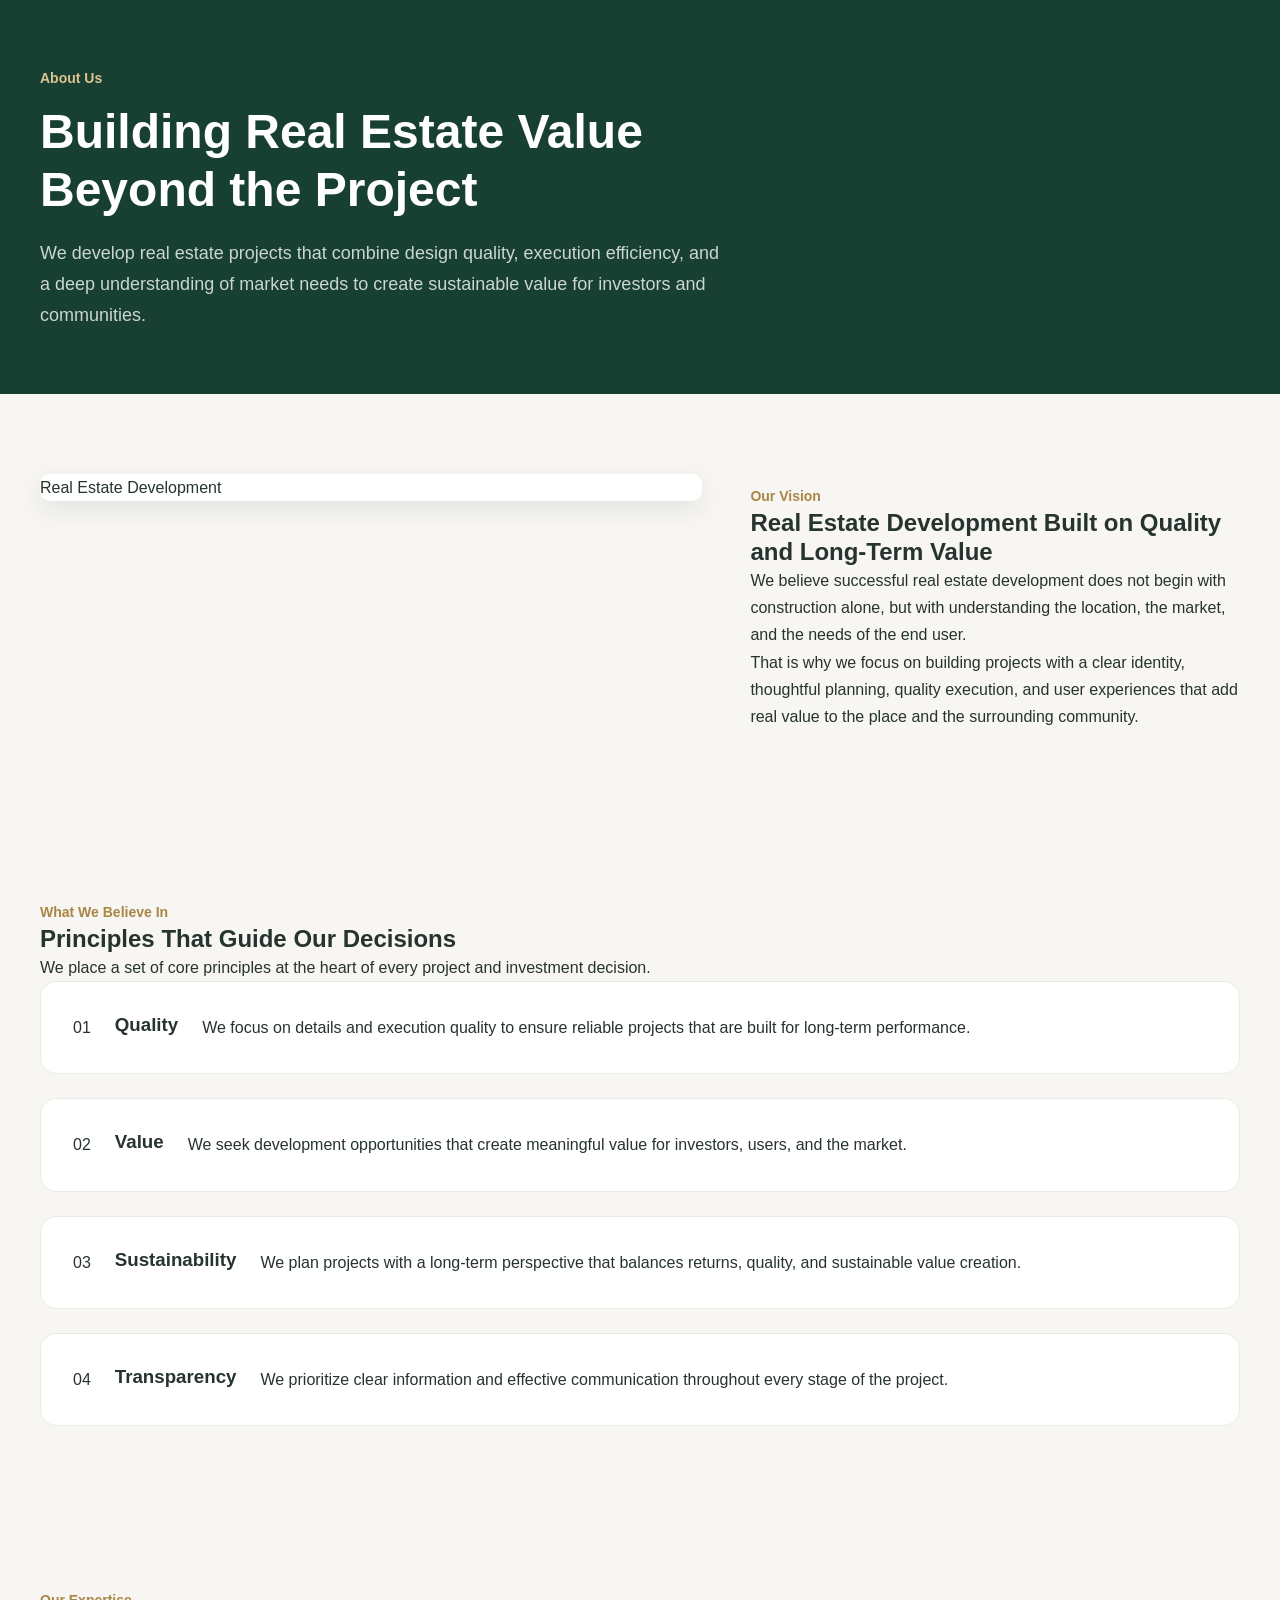
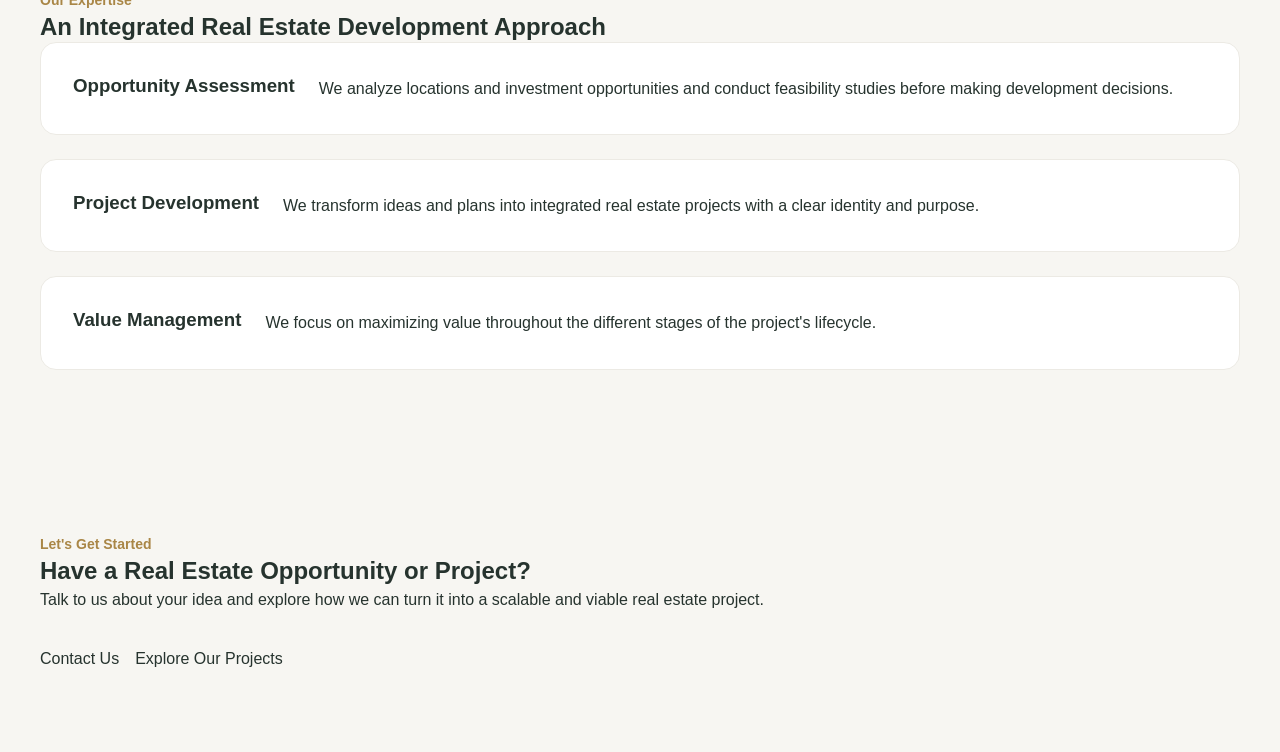
<file: about.html>
<!DOCTYPE html>

<html lang="en" dir="ltr">
<head>
    <meta charset="UTF-8">
    <meta name="viewport" content="width=device-width, initial-scale=1.0">


<title>About Us | Real Estate Development</title>

<meta
    name="description"
    content="Learn about our real estate development company and its approach to developing real estate projects, investment opportunities, and integrated real estate solutions."
>

<link rel="stylesheet" href="assets/css/main.css">


</head>

<body>

<div id="site-header"></div>

<main>


<section class="page-hero">
    <div class="container">

        <div class="page-hero-content">

            <span class="section-eyebrow">
                About Us
            </span>

            <h1>
                Building Real Estate Value
                Beyond the Project
            </h1>

            <p>
                We develop real estate projects that combine
                design quality, execution efficiency, and a deep
                understanding of market needs to create sustainable
                value for investors and communities.
            </p>

        </div>

    </div>
</section>


<section class="section">
    <div class="container">

        <div class="property-detail-grid">

            <div class="property-detail-media">
                <div class="media-placeholder">
                    Real Estate Development
                </div>
            </div>

            <div class="property-detail-content">

                <span class="section-eyebrow">
                    Our Vision
                </span>

                <h2>
                    Real Estate Development Built on
                    Quality and Long-Term Value
                </h2>

                <p>
                    We believe successful real estate development does not
                    begin with construction alone, but with understanding
                    the location, the market, and the needs of the end user.
                </p>

                <p>
                    That is why we focus on building projects with a clear
                    identity, thoughtful planning, quality execution, and
                    user experiences that add real value to the place and
                    the surrounding community.
                </p>

            </div>

        </div>

    </div>
</section>


<section class="section section-alt">
    <div class="container">

        <div class="section-heading">

            <span class="section-eyebrow">
                What We Believe In
            </span>

            <h2>
                Principles That Guide Our Decisions
            </h2>

            <p>
                We place a set of core principles at the heart of every
                project and investment decision.
            </p>

        </div>


        <div class="cards-grid">

            <article class="service-card">
                <span class="service-detail-number">01</span>

                <h3>
                    Quality
                </h3>

                <p>
                    We focus on details and execution quality to ensure
                    reliable projects that are built for long-term performance.
                </p>
            </article>


            <article class="service-card">
                <span class="service-detail-number">02</span>

                <h3>
                    Value
                </h3>

                <p>
                    We seek development opportunities that create
                    meaningful value for investors, users, and the market.
                </p>
            </article>


            <article class="service-card">
                <span class="service-detail-number">03</span>

                <h3>
                    Sustainability
                </h3>

                <p>
                    We plan projects with a long-term perspective that
                    balances returns, quality, and sustainable value creation.
                </p>
            </article>


            <article class="service-card">
                <span class="service-detail-number">04</span>

                <h3>
                    Transparency
                </h3>

                <p>
                    We prioritize clear information and effective
                    communication throughout every stage of the project.
                </p>
            </article>

        </div>

    </div>
</section>


<section class="section">
    <div class="container">

        <div class="section-heading">

            <span class="section-eyebrow">
                Our Expertise
            </span>

            <h2>
                An Integrated Real Estate Development Approach
            </h2>

        </div>


        <div class="cards-grid">

            <article class="service-card">
                <h3>
                    Opportunity Assessment
                </h3>

                <p>
                    We analyze locations and investment opportunities
                    and conduct feasibility studies before making
                    development decisions.
                </p>
            </article>


            <article class="service-card">
                <h3>
                    Project Development
                </h3>

                <p>
                    We transform ideas and plans into integrated real
                    estate projects with a clear identity and purpose.
                </p>
            </article>


            <article class="service-card">
                <h3>
                    Value Management
                </h3>

                <p>
                    We focus on maximizing value throughout the different
                    stages of the project's lifecycle.
                </p>
            </article>

        </div>

    </div>
</section>


<section class="section">
    <div class="container">

        <div class="cta">

            <div>

                <span class="section-eyebrow">
                    Let's Get Started
                </span>

                <h2>
                    Have a Real Estate Opportunity or Project?
                </h2>

                <p>
                    Talk to us about your idea and explore how we can
                    turn it into a scalable and viable real estate project.
                </p>

            </div>

            <div class="hero-actions">

                <a
                    href="contact.html"
                    class="button button-primary"
                >
                    Contact Us
                </a>

                <a
                    href="projects.html"
                    class="button button-secondary"
                >
                    Explore Our Projects
                </a>

            </div>

        </div>

    </div>
</section>


</main>

<div id="site-footer"></div>

<script src="assets/js/core/config.js"></script>

<script src="assets/js/core/utils.js"></script>

<script src="assets/js/core/data.js"></script>

<script src="assets/js/components/site-components.js"></script>

<script src="assets/js/core/app.js"></script>

</body>
</html>
</file>
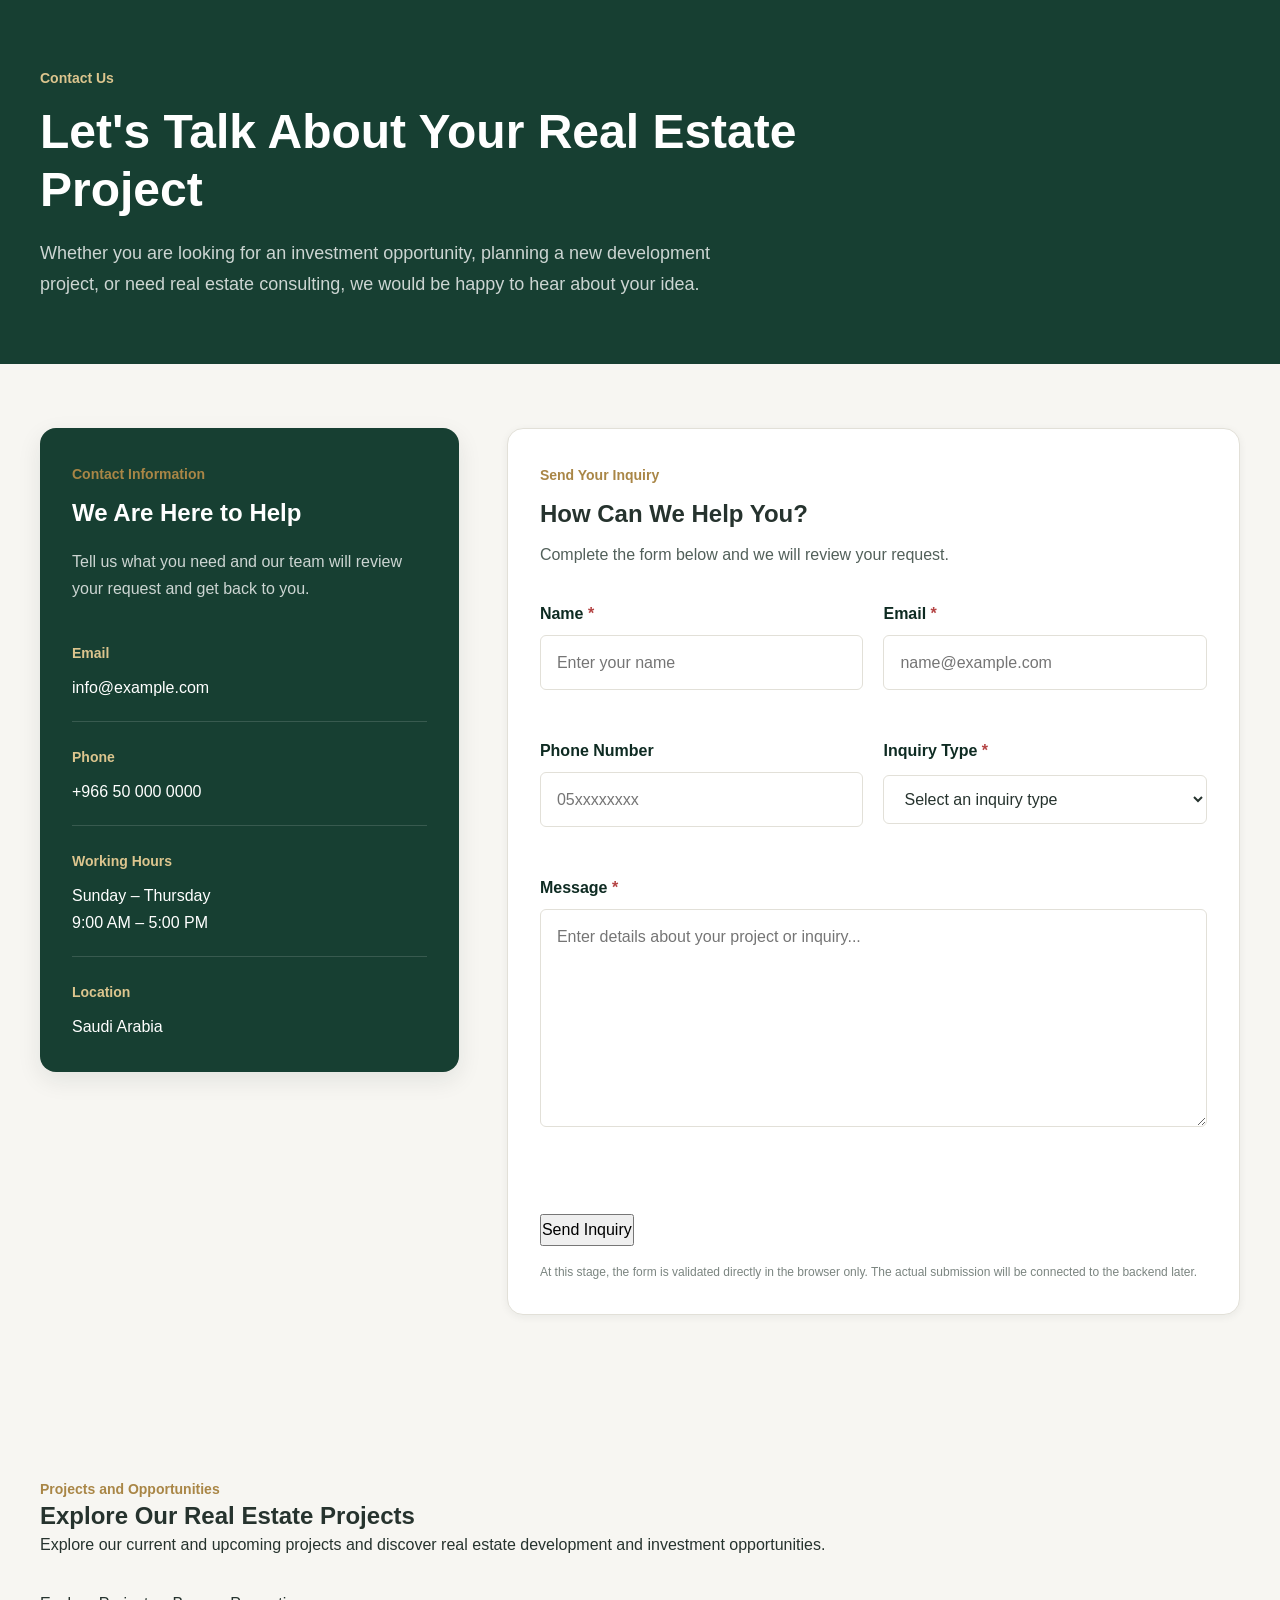
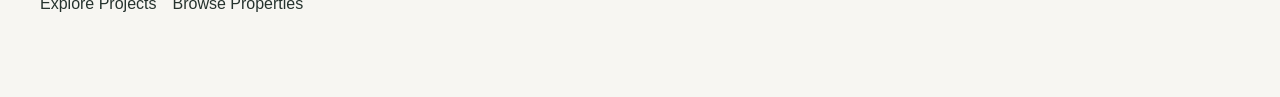
<file: contact.html>
<!DOCTYPE html>

<html lang="en" dir="ltr">

<head>

<meta charset="UTF-8">

<meta
    name="viewport"
    content="width=device-width, initial-scale=1.0"
>

<title>Contact Us | Real Estate Development</title>

<meta
    name="description"
    content="Contact us to discuss your real estate project, investment opportunity, or real estate development needs."
>

<link
    rel="stylesheet"
    href="assets/css/main.css"
>


</head>

<body>

<div id="site-header"></div>

<main>


<!-- Page Hero -->

<section class="page-hero">

    <div class="container">

        <div class="page-hero-content">

            <span class="section-eyebrow">
                Contact Us
            </span>

            <h1>
                Let's Talk About Your Real Estate Project
            </h1>

            <p>
                Whether you are looking for an investment opportunity,
                planning a new development project, or need real estate
                consulting, we would be happy to hear about your idea.
            </p>

        </div>

    </div>

</section>


<!-- Contact -->

<section class="section contact-section">

    <div class="container">

        <div class="contact-layout">


            <!-- Contact Information -->

            <aside class="contact-info">

                <span class="section-eyebrow">
                    Contact Information
                </span>

                <h2>
                    We Are Here to Help
                </h2>

                <p class="contact-info-lead">
                    Tell us what you need and our team will review
                    your request and get back to you.
                </p>


                <div class="contact-info-list">

                    <div class="contact-info-item">

                        <span class="contact-info-label">
                            Email
                        </span>

                        <a href="mailto:info@example.com">
                            info@example.com
                        </a>

                    </div>


                    <div class="contact-info-item">

                        <span class="contact-info-label">
                            Phone
                        </span>

                        <a href="tel:+966500000000">
                            +966 50 000 0000
                        </a>

                    </div>


                    <div class="contact-info-item">

                        <span class="contact-info-label">
                            Working Hours
                        </span>

                        <span>
                            Sunday – Thursday
                            <br>
                            9:00 AM – 5:00 PM
                        </span>

                    </div>


                    <div class="contact-info-item">

                        <span class="contact-info-label">
                            Location
                        </span>

                        <span>
                            Saudi Arabia
                        </span>

                    </div>

                </div>

            </aside>


            <!-- Contact Form -->

            <div class="contact-form-wrapper">

                <div class="contact-form-header">

                    <span class="section-eyebrow">
                        Send Your Inquiry
                    </span>

                    <h2>
                        How Can We Help You?
                    </h2>

                    <p>
                        Complete the form below and we will review
                        your request.
                    </p>

                </div>


                <form
                    id="contact-form"
                    class="contact-form"
                    novalidate
                >

                    <div class="contact-form-grid">


                        <div class="form-field">

                            <label for="contact-name">
                                Name
                                <span aria-hidden="true">*</span>
                            </label>

                            <input
                                type="text"
                                id="contact-name"
                                name="name"
                                autocomplete="name"
                                placeholder="Enter your name"
                                required
                                minlength="2"
                            >

                            <small
                                class="form-error"
                                data-error-for="name"
                            ></small>

                        </div>


                        <div class="form-field">

                            <label for="contact-email">
                                Email
                                <span aria-hidden="true">*</span>
                            </label>

                            <input
                                type="email"
                                id="contact-email"
                                name="email"
                                autocomplete="email"
                                placeholder="name@example.com"
                                required
                            >

                            <small
                                class="form-error"
                                data-error-for="email"
                            ></small>

                        </div>


                        <div class="form-field">

                            <label for="contact-phone">
                                Phone Number
                            </label>

                            <input
                                type="tel"
                                id="contact-phone"
                                name="phone"
                                autocomplete="tel"
                                placeholder="05xxxxxxxx"
                            >

                            <small
                                class="form-error"
                                data-error-for="phone"
                            ></small>

                        </div>


                        <div class="form-field">

                            <label for="contact-type">
                                Inquiry Type
                                <span aria-hidden="true">*</span>
                            </label>

                            <select
                                id="contact-type"
                                name="type"
                                required
                            >

                                <option value="">
                                    Select an inquiry type
                                </option>

                                <option value="development">
                                    Project Development
                                </option>

                                <option value="investment">
                                    Real Estate Investment
                                </option>

                                <option value="property">
                                    Property Purchase
                                </option>

                                <option value="consulting">
                                    Real Estate Consulting
                                </option>

                                <option value="partnership">
                                    Partnership
                                </option>

                                <option value="other">
                                    Other Inquiry
                                </option>

                            </select>

                            <small
                                class="form-error"
                                data-error-for="type"
                            ></small>

                        </div>


                        <div class="form-field form-field-full">

                            <label for="contact-message">
                                Message
                                <span aria-hidden="true">*</span>
                            </label>

                            <textarea
                                id="contact-message"
                                name="message"
                                rows="7"
                                placeholder="Enter details about your project or inquiry..."
                                required
                                minlength="10"
                            ></textarea>

                            <small
                                class="form-error"
                                data-error-for="message"
                            ></small>

                        </div>

                    </div>


                    <div
                        id="contact-form-status"
                        class="contact-form-status"
                        role="status"
                        aria-live="polite"
                    ></div>


                    <button
                        type="submit"
                        class="button button-primary contact-submit"
                    >
                        Send Inquiry
                    </button>


                    <p class="contact-form-note">
                        At this stage, the form is validated directly
                        in the browser only. The actual submission will
                        be connected to the backend later.
                    </p>

                </form>

            </div>

        </div>

    </div>

</section>


<!-- CTA -->

<section class="section">

    <div class="container">

        <div class="cta">

            <div>

                <span class="section-eyebrow">
                    Projects and Opportunities
                </span>

                <h2>
                    Explore Our Real Estate Projects
                </h2>

                <p>
                    Explore our current and upcoming projects and
                    discover real estate development and investment
                    opportunities.
                </p>

            </div>

            <div class="hero-actions">

                <a
                    href="projects.html"
                    class="button button-primary"
                >
                    Explore Projects
                </a>

                <a
                    href="properties.html"
                    class="button button-secondary"
                >
                    Browse Properties
                </a>

            </div>

        </div>

    </div>

</section>


</main>

<div id="site-footer"></div>

<script src="assets/js/core/config.js"></script>

<script src="assets/js/core/utils.js"></script>

<script src="assets/js/core/data.js"></script>

<script src="assets/js/components/site-components.js"></script>

<script src="assets/js/modules/contact/contact.js"></script>

<script src="assets/js/core/app.js"></script>

</body>

</html>
</file>
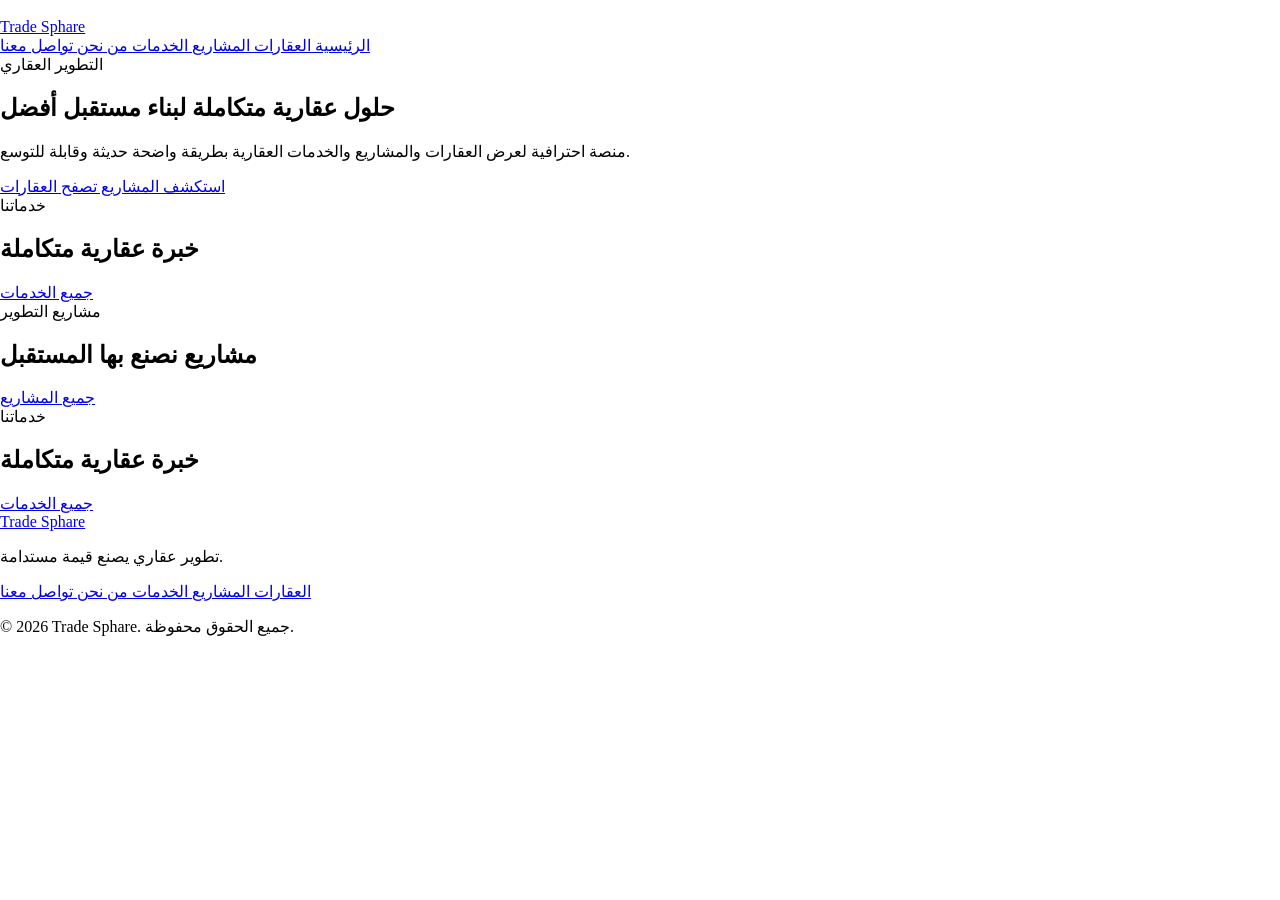
<file: home-check.html>
﻿﻿<!doctype html>
<html lang="en-US">
<head>
	<meta charset="UTF-8">
	<meta name="viewport" content="width=device-width, initial-scale=1">

	<title>Trade Sphare &#8211; الاعلانات الرقمية</title>
<meta name='robots' content='max-image-preview:large' />
<style id="wp-img-auto-sizes-contain-inline-css">
img:is([sizes=auto i],[sizes^="auto," i]){contain-intrinsic-size:3000px 1500px}
/*# sourceURL=wp-img-auto-sizes-contain-inline-css */
</style>
<style id="wp-emoji-styles-inline-css">

	img.wp-smiley, img.emoji {
		display: inline !important;
		border: none !important;
		box-shadow: none !important;
		height: 1em !important;
		width: 1em !important;
		margin: 0 0.07em !important;
		vertical-align: -0.1em !important;
		background: none !important;
		padding: 0 !important;
	}
/*# sourceURL=wp-emoji-styles-inline-css */
</style>
<style id="wp-block-library-inline-css">
:root{--wp-block-synced-color:#7a00df;--wp-block-synced-color--rgb:122,0,223;--wp-bound-block-color:var(--wp-block-synced-color);--wp-editor-canvas-background:#ddd;--wp-admin-theme-color:#007cba;--wp-admin-theme-color--rgb:0,124,186;--wp-admin-theme-color-darker-10:#006ba1;--wp-admin-theme-color-darker-10--rgb:0,107,160.5;--wp-admin-theme-color-darker-20:#005a87;--wp-admin-theme-color-darker-20--rgb:0,90,135;--wp-admin-border-width-focus:2px}@media (min-resolution:192dpi){:root{--wp-admin-border-width-focus:1.5px}}.wp-element-button{cursor:pointer}:root .has-very-light-gray-background-color{background-color:#eee}:root .has-very-dark-gray-background-color{background-color:#313131}:root .has-very-light-gray-color{color:#eee}:root .has-very-dark-gray-color{color:#313131}:root .has-vivid-green-cyan-to-vivid-cyan-blue-gradient-background{background:linear-gradient(135deg,#00d084,#0693e3)}:root .has-purple-crush-gradient-background{background:linear-gradient(135deg,#34e2e4,#4721fb 50%,#ab1dfe)}:root .has-hazy-dawn-gradient-background{background:linear-gradient(135deg,#faaca8,#dad0ec)}:root .has-subdued-olive-gradient-background{background:linear-gradient(135deg,#fafae1,#67a671)}:root .has-atomic-cream-gradient-background{background:linear-gradient(135deg,#fdd79a,#004a59)}:root .has-nightshade-gradient-background{background:linear-gradient(135deg,#330968,#31cdcf)}:root .has-midnight-gradient-background{background:linear-gradient(135deg,#020381,#2874fc)}:root{--wp--preset--font-size--normal:16px;--wp--preset--font-size--huge:42px}.has-regular-font-size{font-size:1em}.has-larger-font-size{font-size:2.625em}.has-normal-font-size{font-size:var(--wp--preset--font-size--normal)}.has-huge-font-size{font-size:var(--wp--preset--font-size--huge)}:root .has-text-align-center{text-align:center}:root .has-text-align-left{text-align:left}:root .has-text-align-right{text-align:right}.has-fit-text{white-space:nowrap!important}#end-resizable-editor-section{display:none}.aligncenter{clear:both}.items-justified-left{justify-content:flex-start}.items-justified-center{justify-content:center}.items-justified-right{justify-content:flex-end}.items-justified-space-between{justify-content:space-between}.screen-reader-text{word-wrap:normal!important;border:0;clip-path:inset(50%);height:1px;margin:-1px;overflow:hidden;padding:0;position:absolute;width:1px;word-break:normal!important}.screen-reader-text:focus{background-color:#ddd;clip-path:none;color:#444;display:block;font-size:1em;height:auto;left:5px;line-height:normal;padding:15px 23px 14px;text-decoration:none;top:5px;width:auto;z-index:100000}html :where(.has-border-color){border-style:solid}html :where([style^=border-color],[style*=";border-color"],[style*="; border-color"]){border-style:solid}html :where([style^=border-top-color],[style*=";border-top-color"],[style*="; border-top-color"]){border-top-style:solid}html :where([style^=border-right-color],[style*=";border-right-color"],[style*="; border-right-color"]){border-right-style:solid}html :where([style^=border-bottom-color],[style*=";border-bottom-color"],[style*="; border-bottom-color"]){border-bottom-style:solid}html :where([style^=border-left-color],[style*=";border-left-color"],[style*="; border-left-color"]){border-left-style:solid}html :where([style^=border-width],[style*=";border-width"],[style*="; border-width"]){border-style:solid}html :where([style^=border-top-width],[style*=";border-top-width"],[style*="; border-top-width"]){border-top-style:solid}html :where([style^=border-right-width],[style*=";border-right-width"],[style*="; border-right-width"]){border-right-style:solid}html :where([style^=border-bottom-width],[style*=";border-bottom-width"],[style*="; border-bottom-width"]){border-bottom-style:solid}html :where([style^=border-left-width],[style*=";border-left-width"],[style*="; border-left-width"]){border-left-style:solid}html :where(img[class*=wp-image-]){height:auto;max-width:100%}:where(figure){margin:0 0 1em}html :where(.is-position-sticky){--wp-admin--admin-bar--position-offset:var(--wp-admin--admin-bar--height,0px)}@media screen and (max-width:600px){html :where(.is-position-sticky){--wp-admin--admin-bar--position-offset:0px}}

/*# sourceURL=/wp-includes/css/dist/block-library/common.min.css */
</style>
<style id="classic-theme-styles-inline-css">
/*! This file is auto-generated */
.wp-block-button__link{color:#fff;background-color:#32373c;border-radius:9999px;box-shadow:none;text-decoration:none;padding:calc(.667em + 2px) calc(1.333em + 2px);font-size:1.125em}.wp-block-file__button{background:#32373c;color:#fff;text-decoration:none}
/*# sourceURL=/wp-includes/css/classic-themes.min.css */
</style>

<style id="global-styles-inline-css">
:root{--wp--preset--aspect-ratio--square: 1;--wp--preset--aspect-ratio--4-3: 4/3;--wp--preset--aspect-ratio--3-4: 3/4;--wp--preset--aspect-ratio--3-2: 3/2;--wp--preset--aspect-ratio--2-3: 2/3;--wp--preset--aspect-ratio--16-9: 16/9;--wp--preset--aspect-ratio--9-16: 9/16;--wp--preset--color--black: #000000;--wp--preset--color--cyan-bluish-gray: #abb8c3;--wp--preset--color--white: #ffffff;--wp--preset--color--pale-pink: #f78da7;--wp--preset--color--vivid-red: #cf2e2e;--wp--preset--color--luminous-vivid-orange: #ff6900;--wp--preset--color--luminous-vivid-amber: #fcb900;--wp--preset--color--light-green-cyan: #7bdcb5;--wp--preset--color--vivid-green-cyan: #00d084;--wp--preset--color--pale-cyan-blue: #8ed1fc;--wp--preset--color--vivid-cyan-blue: #0693e3;--wp--preset--color--vivid-purple: #9b51e0;--wp--preset--gradient--vivid-cyan-blue-to-vivid-purple: linear-gradient(135deg,rgb(6,147,227) 0%,rgb(155,81,224) 100%);--wp--preset--gradient--light-green-cyan-to-vivid-green-cyan: linear-gradient(135deg,rgb(122,220,180) 0%,rgb(0,208,130) 100%);--wp--preset--gradient--luminous-vivid-amber-to-luminous-vivid-orange: linear-gradient(135deg,rgb(252,185,0) 0%,rgb(255,105,0) 100%);--wp--preset--gradient--luminous-vivid-orange-to-vivid-red: linear-gradient(135deg,rgb(255,105,0) 0%,rgb(207,46,46) 100%);--wp--preset--gradient--very-light-gray-to-cyan-bluish-gray: linear-gradient(135deg,rgb(238,238,238) 0%,rgb(169,184,195) 100%);--wp--preset--gradient--cool-to-warm-spectrum: linear-gradient(135deg,rgb(74,234,220) 0%,rgb(151,120,209) 20%,rgb(207,42,186) 40%,rgb(238,44,130) 60%,rgb(251,105,98) 80%,rgb(254,248,76) 100%);--wp--preset--gradient--blush-light-purple: linear-gradient(135deg,rgb(255,206,236) 0%,rgb(152,150,240) 100%);--wp--preset--gradient--blush-bordeaux: linear-gradient(135deg,rgb(254,205,165) 0%,rgb(254,45,45) 50%,rgb(107,0,62) 100%);--wp--preset--gradient--luminous-dusk: linear-gradient(135deg,rgb(255,203,112) 0%,rgb(199,81,192) 50%,rgb(65,88,208) 100%);--wp--preset--gradient--pale-ocean: linear-gradient(135deg,rgb(255,245,203) 0%,rgb(182,227,212) 50%,rgb(51,167,181) 100%);--wp--preset--gradient--electric-grass: linear-gradient(135deg,rgb(202,248,128) 0%,rgb(113,206,126) 100%);--wp--preset--gradient--midnight: linear-gradient(135deg,rgb(2,3,129) 0%,rgb(40,116,252) 100%);--wp--preset--font-size--small: 13px;--wp--preset--font-size--medium: 20px;--wp--preset--font-size--large: 36px;--wp--preset--font-size--x-large: 42px;--wp--preset--spacing--20: 0.44rem;--wp--preset--spacing--30: 0.67rem;--wp--preset--spacing--40: 1rem;--wp--preset--spacing--50: 1.5rem;--wp--preset--spacing--60: 2.25rem;--wp--preset--spacing--70: 3.38rem;--wp--preset--spacing--80: 5.06rem;--wp--preset--shadow--natural: 6px 6px 9px rgba(0, 0, 0, 0.2);--wp--preset--shadow--deep: 12px 12px 50px rgba(0, 0, 0, 0.4);--wp--preset--shadow--sharp: 6px 6px 0px rgba(0, 0, 0, 0.2);--wp--preset--shadow--outlined: 6px 6px 0px -3px rgb(255, 255, 255), 6px 6px rgb(0, 0, 0);--wp--preset--shadow--crisp: 6px 6px 0px rgb(0, 0, 0);}.wp-block-button{--wp--preset--dimension--25: 25%;--wp--preset--dimension--50: 50%;--wp--preset--dimension--75: 75%;--wp--preset--dimension--100: 100%;}:where(body) { margin: 0; }:where(.is-layout-flex){gap: 0.5em;}:where(.is-layout-grid){gap: 0.5em;}body .is-layout-flex{display: flex;}.is-layout-flex{flex-wrap: wrap;align-items: center;}.is-layout-flex > :is(*, div){margin: 0;}body .is-layout-grid{display: grid;}.is-layout-grid > :is(*, div){margin: 0;}body{padding-top: 0px;padding-right: 0px;padding-bottom: 0px;padding-left: 0px;}:root :where(.wp-element-button, .wp-block-button__link){background-color: #32373c;border-width: 0;color: #fff;font-family: inherit;font-size: inherit;font-style: inherit;font-weight: inherit;letter-spacing: inherit;line-height: inherit;padding-top: calc(0.667em + 2px);padding-right: calc(1.333em + 2px);padding-bottom: calc(0.667em + 2px);padding-left: calc(1.333em + 2px);text-decoration: none;text-transform: inherit;}.has-black-color{color: var(--wp--preset--color--black) !important;}.has-cyan-bluish-gray-color{color: var(--wp--preset--color--cyan-bluish-gray) !important;}.has-white-color{color: var(--wp--preset--color--white) !important;}.has-pale-pink-color{color: var(--wp--preset--color--pale-pink) !important;}.has-vivid-red-color{color: var(--wp--preset--color--vivid-red) !important;}.has-luminous-vivid-orange-color{color: var(--wp--preset--color--luminous-vivid-orange) !important;}.has-luminous-vivid-amber-color{color: var(--wp--preset--color--luminous-vivid-amber) !important;}.has-light-green-cyan-color{color: var(--wp--preset--color--light-green-cyan) !important;}.has-vivid-green-cyan-color{color: var(--wp--preset--color--vivid-green-cyan) !important;}.has-pale-cyan-blue-color{color: var(--wp--preset--color--pale-cyan-blue) !important;}.has-vivid-cyan-blue-color{color: var(--wp--preset--color--vivid-cyan-blue) !important;}.has-vivid-purple-color{color: var(--wp--preset--color--vivid-purple) !important;}.has-black-background-color{background-color: var(--wp--preset--color--black) !important;}.has-cyan-bluish-gray-background-color{background-color: var(--wp--preset--color--cyan-bluish-gray) !important;}.has-white-background-color{background-color: var(--wp--preset--color--white) !important;}.has-pale-pink-background-color{background-color: var(--wp--preset--color--pale-pink) !important;}.has-vivid-red-background-color{background-color: var(--wp--preset--color--vivid-red) !important;}.has-luminous-vivid-orange-background-color{background-color: var(--wp--preset--color--luminous-vivid-orange) !important;}.has-luminous-vivid-amber-background-color{background-color: var(--wp--preset--color--luminous-vivid-amber) !important;}.has-light-green-cyan-background-color{background-color: var(--wp--preset--color--light-green-cyan) !important;}.has-vivid-green-cyan-background-color{background-color: var(--wp--preset--color--vivid-green-cyan) !important;}.has-pale-cyan-blue-background-color{background-color: var(--wp--preset--color--pale-cyan-blue) !important;}.has-vivid-cyan-blue-background-color{background-color: var(--wp--preset--color--vivid-cyan-blue) !important;}.has-vivid-purple-background-color{background-color: var(--wp--preset--color--vivid-purple) !important;}.has-black-border-color{border-color: var(--wp--preset--color--black) !important;}.has-cyan-bluish-gray-border-color{border-color: var(--wp--preset--color--cyan-bluish-gray) !important;}.has-white-border-color{border-color: var(--wp--preset--color--white) !important;}.has-pale-pink-border-color{border-color: var(--wp--preset--color--pale-pink) !important;}.has-vivid-red-border-color{border-color: var(--wp--preset--color--vivid-red) !important;}.has-luminous-vivid-orange-border-color{border-color: var(--wp--preset--color--luminous-vivid-orange) !important;}.has-luminous-vivid-amber-border-color{border-color: var(--wp--preset--color--luminous-vivid-amber) !important;}.has-light-green-cyan-border-color{border-color: var(--wp--preset--color--light-green-cyan) !important;}.has-vivid-green-cyan-border-color{border-color: var(--wp--preset--color--vivid-green-cyan) !important;}.has-pale-cyan-blue-border-color{border-color: var(--wp--preset--color--pale-cyan-blue) !important;}.has-vivid-cyan-blue-border-color{border-color: var(--wp--preset--color--vivid-cyan-blue) !important;}.has-vivid-purple-border-color{border-color: var(--wp--preset--color--vivid-purple) !important;}.has-vivid-cyan-blue-to-vivid-purple-gradient-background{background: var(--wp--preset--gradient--vivid-cyan-blue-to-vivid-purple) !important;}.has-light-green-cyan-to-vivid-green-cyan-gradient-background{background: var(--wp--preset--gradient--light-green-cyan-to-vivid-green-cyan) !important;}.has-luminous-vivid-amber-to-luminous-vivid-orange-gradient-background{background: var(--wp--preset--gradient--luminous-vivid-amber-to-luminous-vivid-orange) !important;}.has-luminous-vivid-orange-to-vivid-red-gradient-background{background: var(--wp--preset--gradient--luminous-vivid-orange-to-vivid-red) !important;}.has-very-light-gray-to-cyan-bluish-gray-gradient-background{background: var(--wp--preset--gradient--very-light-gray-to-cyan-bluish-gray) !important;}.has-cool-to-warm-spectrum-gradient-background{background: var(--wp--preset--gradient--cool-to-warm-spectrum) !important;}.has-blush-light-purple-gradient-background{background: var(--wp--preset--gradient--blush-light-purple) !important;}.has-blush-bordeaux-gradient-background{background: var(--wp--preset--gradient--blush-bordeaux) !important;}.has-luminous-dusk-gradient-background{background: var(--wp--preset--gradient--luminous-dusk) !important;}.has-pale-ocean-gradient-background{background: var(--wp--preset--gradient--pale-ocean) !important;}.has-electric-grass-gradient-background{background: var(--wp--preset--gradient--electric-grass) !important;}.has-midnight-gradient-background{background: var(--wp--preset--gradient--midnight) !important;}.has-small-font-size{font-size: var(--wp--preset--font-size--small) !important;}.has-medium-font-size{font-size: var(--wp--preset--font-size--medium) !important;}.has-large-font-size{font-size: var(--wp--preset--font-size--large) !important;}.has-x-large-font-size{font-size: var(--wp--preset--font-size--x-large) !important;}
/*# sourceURL=global-styles-inline-css */
</style>

<link rel='stylesheet' id='trade-sphare-real-estate-style-css' href='http://localhost/mysite/wp-content/themes/trade-sphare-real-estate/style.css?ver=1.0.0' media='all' />
<link rel='stylesheet' id='trade-sphare-real-estate-main-css' href='http://localhost/mysite/wp-content/themes/trade-sphare-real-estate/assets/css/main.css?ver=1.0.0' media='all' />
<link rel="https://api.w.org/" href="http://localhost/mysite/wp-json/" /><link rel="EditURI" type="application/rsd+xml" title="RSD" href="http://localhost/mysite/xmlrpc.php?rsd" />
<meta name="generator" content="WordPress 7.1" />
</head>

<body class="home blog wp-theme-trade-sphare-real-estate">


<header class="site-header">

	<div class="container">

		<nav class="site-nav" aria-label="التنقل الرئيسي">

			<a
				href="http://localhost/mysite/"
				class="site-logo"
			>
				Trade Sphare			</a>

			<div class="site-menu">

				<a href="http://localhost/mysite/">
					الرئيسية
				</a>

				<a href="http://localhost/mysite/properties/">
					العقارات
				</a>

				<a href="http://localhost/mysite/projects/">
					المشاريع
				</a>

				<a href="http://localhost/mysite/services/">
					الخدمات
				</a>

				<a href="http://localhost/mysite/about/">
					من نحن
				</a>

				<a href="http://localhost/mysite/contact/">
					تواصل معنا
				</a>

			</div>

		</nav>

	</div>

</header>
<main>

	<!-- Hero -->
	<section class="hero">

		<div class="container">

			<div class="hero-content">

				<span class="hero-eyebrow">
					التطوير العقاري
				</span>

				<h1>
					حلول عقارية متكاملة لبناء مستقبل أفضل
				</h1>

				<p>
					منصة احترافية لعرض العقارات والمشاريع والخدمات العقارية
					بطريقة واضحة حديثة وقابلة للتوسع.
				</p>

				<div class="hero-actions">

					<a
						href="http://localhost/mysite/projects/"
						class="btn btn-primary"
					>
						استكشف المشاريع
					</a>

					<a
						href="http://localhost/mysite/properties/"
						class="btn btn-secondary"
					>
						تصفح العقارات
					</a>

				</div>

			</div>

		</div>

	</section>


	<!-- Services -->
	<section class="section">

		<div class="container">

			<div class="section-header">

				<div>

					<span class="section-eyebrow">
						خدماتنا
					</span>

					<h2>
						خبرة عقارية متكاملة
					</h2>

				</div>

				<a
					href="http://localhost/mysite/services/"
					class="section-link"
				>
					جميع الخدمات
				</a>

			</div>

			<div
				id="featured-services"
				class="cards-grid cards-grid-3"
			></div>

		</div>

	</section>


	<!-- Projects -->
	<section class="section section-dark">

		<div class="container">

			<div class="section-header section-header-light">

				<div>

					<span class="section-eyebrow">
						مشاريع التطوير
					</span>

					<h2>
						مشاريع نصنع بها المستقبل
					</h2>

				</div>

				<a
					href="http://localhost/mysite/projects/"
					class="section-link"
				>
					جميع المشاريع
				</a>

			</div>

			<div
				id="featured-projects"
				class="cards-grid cards-grid-2"
			></div>

		</div>

	</section>


	<!-- Services -->
	<section class="section">

		<div class="container">

			<div class="section-header">

				<div>

					<span class="section-eyebrow">
						خدماتنا
					</span>

					<h2>
						خبرة عقارية متكاملة
					</h2>

				</div>

				<a
					href="http://localhost/mysite/services/"
					class="section-link"
				>
					جميع الخدمات
				</a>

			</div>

			<div
				id="featured-services-secondary"
				class="cards-grid cards-grid-3"
			></div>

		</div>

	</section>

</main>


<footer class="site-footer">

	<div class="container">

		<div class="site-footer-inner">

			<div class="site-footer-brand">

				<a
					href="http://localhost/mysite/"
					class="site-logo"
				>
					Trade Sphare				</a>

				<p>
					تطوير عقاري يصنع قيمة مستدامة.
				</p>

			</div>

			<nav
				class="site-footer-menu"
				aria-label="روابط الموقع"
			>

				<a href="http://localhost/mysite/properties/">
					العقارات
				</a>

				<a href="http://localhost/mysite/projects/">
					المشاريع
				</a>

				<a href="http://localhost/mysite/services/">
					الخدمات
				</a>

				<a href="http://localhost/mysite/about/">
					من نحن
				</a>

				<a href="http://localhost/mysite/contact/">
					تواصل معنا
				</a>

			</nav>

		</div>

		<div class="site-footer-bottom">

			<p>
				© 2026				Trade Sphare.
				جميع الحقوق محفوظة.
			</p>

		</div>

	</div>

</footer>

<script type="speculationrules">
{"prefetch":[{"source":"document","where":{"and":[{"href_matches":"/mysite/*"},{"not":{"href_matches":["/mysite/wp-*.php","/mysite/wp-admin/*","/mysite/wp-content/uploads/*","/mysite/wp-content/*","/mysite/wp-content/plugins/*","/mysite/wp-content/themes/trade-sphare-real-estate/*","/mysite/*\\?(.+)"]}},{"not":{"selector_matches":"a[rel~=\"nofollow\"]"}},{"not":{"selector_matches":".no-prefetch, .no-prefetch a"}}]},"eagerness":"conservative"}]}
</script>
<script id="trade-sphare-real-estate-config-js" src="http://localhost/mysite/wp-content/themes/trade-sphare-real-estate/assets/js/core/config.js?ver=1.0.0"></script>
<script id="trade-sphare-real-estate-utils-js" src="http://localhost/mysite/wp-content/themes/trade-sphare-real-estate/assets/js/core/utils.js?ver=1.0.0"></script>
<script id="trade-sphare-real-estate-data-js-extra">
var TRADE_SPHARE_CONFIG = {"dataUrl":"http://localhost/mysite/wp-content/themes/trade-sphare-real-estate/data/"};
//# sourceURL=trade-sphare-real-estate-data-js-extra
</script>
<script id="trade-sphare-real-estate-data-js" src="http://localhost/mysite/wp-content/themes/trade-sphare-real-estate/assets/js/core/data.js?ver=1.0.0"></script>
<script id="trade-sphare-real-estate-properties-js" src="http://localhost/mysite/wp-content/themes/trade-sphare-real-estate/assets/js/modules/properties/properties.js?ver=1.0.0"></script>
<script id="trade-sphare-real-estate-projects-js" src="http://localhost/mysite/wp-content/themes/trade-sphare-real-estate/assets/js/modules/projects/projects.js?ver=1.0.0"></script>
<script id="trade-sphare-real-estate-services-js" src="http://localhost/mysite/wp-content/themes/trade-sphare-real-estate/assets/js/modules/services/services.js?ver=1.0.0"></script>
<script id="trade-sphare-real-estate-app-js" src="http://localhost/mysite/wp-content/themes/trade-sphare-real-estate/assets/js/core/app.js?ver=1.0.0"></script>
<script id="wp-emoji-settings" type="application/json">
{"baseUrl":"https://s.w.org/images/core/emoji/17.0.2/72x72/","ext":".png","svgUrl":"https://s.w.org/images/core/emoji/17.0.2/svg/","svgExt":".svg","source":{"concatemoji":"http://localhost/mysite/wp-includes/js/wp-emoji-release.min.js?ver=7.1"}}
</script>
<script type="module">
/*! This file is auto-generated */
var e="script#wp-emoji-settings",t=document.querySelector(e);if(!(t instanceof HTMLScriptElement))throw new Error("Element missing: "+e);const r=JSON.parse(t.text),s=(window._wpemojiSettings=r,"wpEmojiSettingsSupports"),o=["flag","emoji"];function i(e){try{var t={supportTests:e,timestamp:(new Date).valueOf()};sessionStorage.setItem(s,JSON.stringify(t))}catch(e){}}function c(e,t,n){e.clearRect(0,0,e.canvas.width,e.canvas.height),e.fillText(t,0,0);t=new Uint32Array(e.getImageData(0,0,e.canvas.width,e.canvas.height).data);e.clearRect(0,0,e.canvas.width,e.canvas.height),e.fillText(n,0,0);const r=new Uint32Array(e.getImageData(0,0,e.canvas.width,e.canvas.height).data);return t.every((e,t)=>e===r[t])}function p(e,t){e.clearRect(0,0,e.canvas.width,e.canvas.height),e.fillText(t,0,0);var n=e.getImageData(16,16,1,1);for(let e=0;e<n.data.length;e++)if(0!==n.data[e])return!1;return!0}function u(e,t,n,r){switch(t){case"flag":return n(e,"\ud83c\udff3\ufe0f\u200d\u26a7\ufe0f","\ud83c\udff3\ufe0f\u200b\u26a7\ufe0f")?!1:!n(e,"\ud83c\udde8\ud83c\uddf6","\ud83c\udde8\u200b\ud83c\uddf6")&&!n(e,"\ud83c\udff4\udb40\udc67\udb40\udc62\udb40\udc65\udb40\udc6e\udb40\udc67\udb40\udc7f","\ud83c\udff4\u200b\udb40\udc67\u200b\udb40\udc62\u200b\udb40\udc65\u200b\udb40\udc6e\u200b\udb40\udc67\u200b\udb40\udc7f");case"emoji":return!r(e,"\ud83e\u1fac8")}return!1}function f(e,t,n,r){let a;const s=(a="undefined"!=typeof WorkerGlobalScope&&self instanceof WorkerGlobalScope?new OffscreenCanvas(300,150):document.createElement("canvas")).getContext("2d",{willReadFrequently:!0}),o=(s.textBaseline="top",s.font="600 32px Arial",{});return e.forEach(e=>{o[e]=t(s,e,n,r)}),o}function a(e){var t=document.createElement("script");t.src=e,t.defer=!0,document.head.appendChild(t)}r.supports={everything:!0,everythingExceptFlag:!0},new Promise(t=>{let n=function(){try{var e=JSON.parse(sessionStorage.getItem(s));if("object"==typeof e&&"number"==typeof e.timestamp&&(new Date).valueOf()<e.timestamp+604800&&"object"==typeof e.supportTests)return e.supportTests}catch(e){}return null}();if(!n){if("undefined"!=typeof Worker&&"undefined"!=typeof OffscreenCanvas&&"undefined"!=typeof URL&&URL.createObjectURL&&"undefined"!=typeof Blob)try{var e="postMessage("+f.toString()+"("+[JSON.stringify(o),u.toString(),c.toString(),p.toString()].join(",")+"));",r=new Blob([e],{type:"text/javascript"});const a=new Worker(URL.createObjectURL(r),{name:"wpTestEmojiSupports"});return void(a.onmessage=e=>{i(n=e.data),a.terminate(),t(n)})}catch(e){}i(n=f(o,u,c,p))}t(n)}).then(e=>{for(const n in e)r.supports[n]=e[n],r.supports.everything=r.supports.everything&&r.supports[n],"flag"!==n&&(r.supports.everythingExceptFlag=r.supports.everythingExceptFlag&&r.supports[n]);var t;r.supports.everythingExceptFlag=r.supports.everythingExceptFlag&&!r.supports.flag,r.supports.everything||((t=r.source||{}).concatemoji?a(t.concatemoji):t.wpemoji&&t.twemoji&&(a(t.twemoji),a(t.wpemoji)))});
//# sourceURL=http://localhost/mysite/wp-includes/js/wp-emoji-loader.min.js
</script>

</body>
</html>
</file>
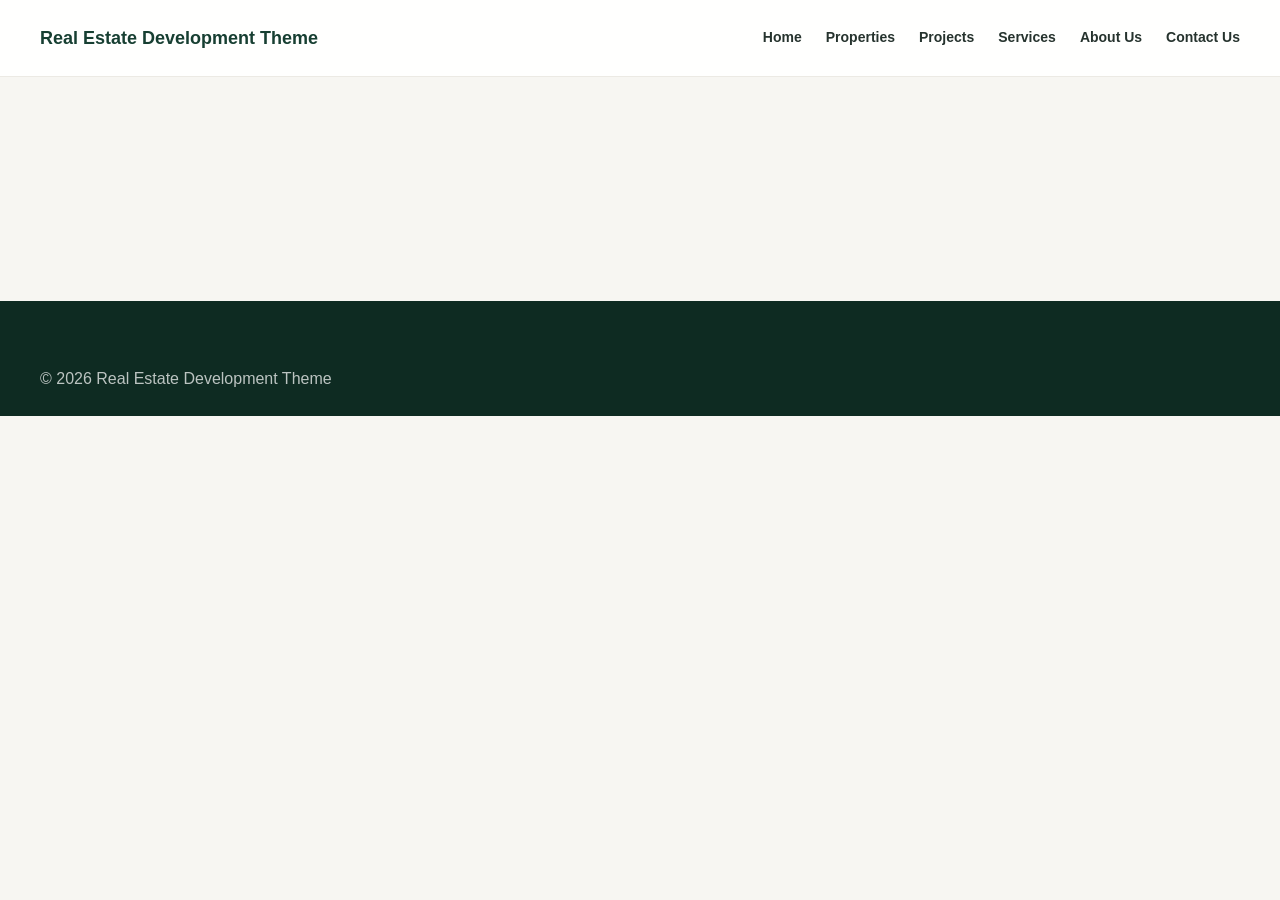
<file: project.html>
<!DOCTYPE html>
<html lang="en" dir="ltr">

<head>
    <meta charset="UTF-8">

    <meta name="viewport" content="width=device-width, initial-scale=1.0">

    <meta name="description" content="Real estate development project details and essential information.">

    <meta name="robots" content="index, follow">

    <meta name="theme-color" content="#173f32">

    <title>Project Details | Real Estate Development Theme</title>

    <link rel="stylesheet" href="assets/css/main.css">
</head>

<body>

    <header class="site-header">

        <div class="container">

            <nav class="site-nav" aria-label="Main navigation">

                <a href="index.html" class="site-logo">
                    Real Estate Development Theme
                </a>

                <div class="site-menu">

                    <a href="index.html">
                        Home
                    </a>

                    <a href="properties.html">
                        Properties
                    </a>

                    <a href="projects.html" aria-current="page">
                        Projects
                    </a>

                    <a href="services.html">
                        Services
                    </a>

                    <a href="about.html">
                        About Us
                    </a>

                    <a href="contact.html">
                        Contact Us
                    </a>

                </div>

            </nav>

        </div>

    </header>


    <main>

        <section class="property-detail-section">

            <div class="container">

                <div id="project-detail" class="property-detail">
                </div>


                <div id="project-detail-error" class="property-detail-error" hidden>

                    <h1>
                        Project Not Found
                    </h1>

                    <p>
                        Sorry, we could not find the requested project.
                    </p>

                    <a href="projects.html" class="btn btn-primary">
                        Back to Projects
                    </a>

                </div>

            </div>

        </section>

    </main>


    <footer class="site-footer">

        <div class="container">

            <p>
                © 2026 Real Estate Development Theme
            </p>

        </div>

    </footer>


    <script src="assets/js/core/config.js"></script>
    <script src="assets/js/core/utils.js"></script>
    <script src="assets/js/core/data.js"></script>

    <script src="assets/js/modules/projects/projects.js"></script>
    <script src="assets/js/modules/projects/project.js"></script>

    <script src="assets/js/core/app.js"></script>

</body>

</html>
</file>
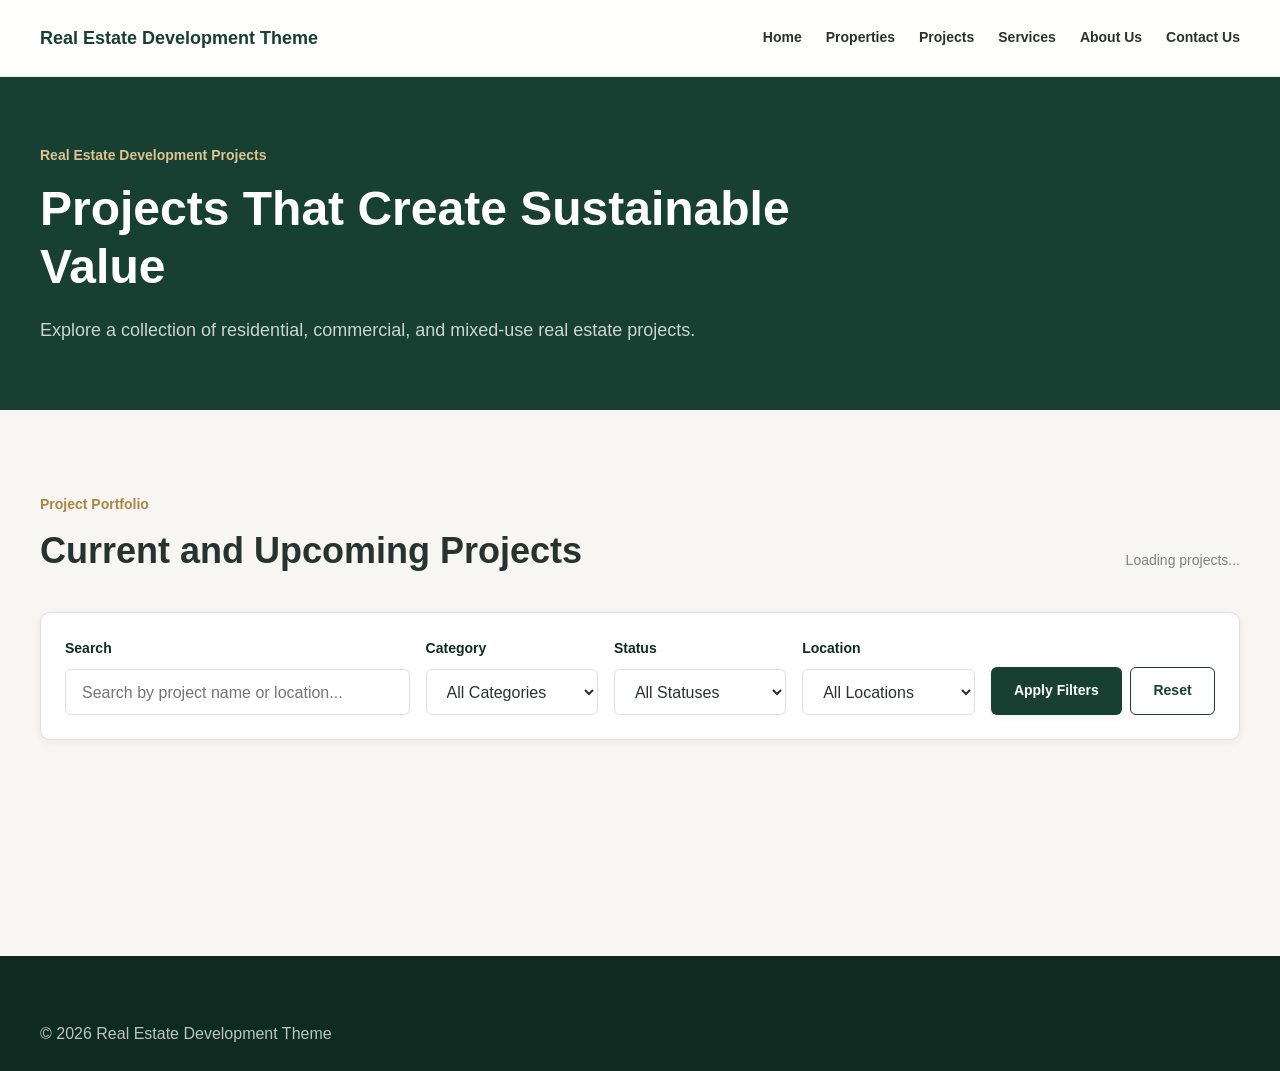
<file: projects.html>
<!DOCTYPE html>
<html lang="en" dir="ltr">

<head>
    <meta charset="UTF-8">

    <meta name="viewport" content="width=device-width, initial-scale=1.0">

    <meta name="description"
        content="Explore residential, commercial, and mixed-use real estate development projects and learn about each project's details, location, and status.">

    <meta name="robots" content="index, follow">

    <meta name="theme-color" content="#173f32">

    <title>Real Estate Projects | Real Estate Development Theme</title>

    <link rel="stylesheet" href="assets/css/main.css">
</head>

<body>

    <header class="site-header">

        <div class="container">

            <nav class="site-nav" aria-label="Main navigation">

                <a href="index.html" class="site-logo">
                    Real Estate Development Theme
                </a>

                <div class="site-menu">

                    <a href="index.html">
                        Home
                    </a>

                    <a href="properties.html">
                        Properties
                    </a>

                    <a href="projects.html" aria-current="page">
                        Projects
                    </a>

                    <a href="services.html">
                        Services
                    </a>

                    <a href="about.html">
                        About Us
                    </a>

                    <a href="contact.html">
                        Contact Us
                    </a>

                </div>

            </nav>

        </div>

    </header>


    <main>

        <section class="page-hero">

            <div class="container">

                <div class="page-hero-content">

                    <span class="section-eyebrow">
                        Real Estate Development Projects
                    </span>

                    <h1>
                        Projects That Create Sustainable Value
                    </h1>

                    <p>
                        Explore a collection of residential, commercial,
                        and mixed-use real estate projects.
                    </p>

                </div>

            </div>

        </section>


        <section class="section" aria-labelledby="projects-title">

            <div class="container">

                <div class="section-header">

                    <div>

                        <span class="section-eyebrow">
                            Project Portfolio
                        </span>

                        <h2 id="projects-title">
                            Current and Upcoming Projects
                        </h2>

                    </div>

                    <p id="projects-count" class="properties-count" aria-live="polite">
                        Loading projects...
                    </p>

                </div>


                <form id="projects-filters" class="property-filters">

                    <div class="property-filter-field">

                        <label for="project-search">
                            Search
                        </label>

                        <input type="search" id="project-search" placeholder="Search by project name or location..."
                            autocomplete="off">

                    </div>


                    <div class="property-filter-field">

                        <label for="project-category">
                            Category
                        </label>

                        <select id="project-category">

                            <option value="">
                                All Categories
                            </option>

                        </select>

                    </div>


                    <div class="property-filter-field">

                        <label for="project-status">
                            Status
                        </label>

                        <select id="project-status">

                            <option value="">
                                All Statuses
                            </option>

                        </select>

                    </div>


                    <div class="property-filter-field">

                        <label for="project-location">
                            Location
                        </label>

                        <select id="project-location">

                            <option value="">
                                All Locations
                            </option>

                        </select>

                    </div>


                    <div class="property-filter-actions">

                        <button type="submit" class="btn btn-primary">
                            Apply Filters
                        </button>

                        <button type="button" id="project-reset" class="btn btn-secondary">
                            Reset
                        </button>

                    </div>

                </form>


                <div id="projects-list" class="cards-grid cards-grid-2">
                </div>


                <div id="projects-empty" class="property-empty" hidden>

                    <h3>
                        No Projects Found
                    </h3>

                    <p>
                        Try changing your search keywords or filter options.
                    </p>

                    <button type="button" id="project-empty-reset" class="btn btn-secondary">
                        Show All Projects
                    </button>

                </div>


                <div id="projects-error" class="data-error" hidden>
                    Unable to load projects at the moment.
                </div>

            </div>

        </section>

    </main>


    <footer class="site-footer">

        <div class="container">

            <p>
                © 2026 Real Estate Development Theme
            </p>

        </div>

    </footer>


    <script src="assets/js/core/config.js"></script>
    <script src="assets/js/core/utils.js"></script>
    <script src="assets/js/core/data.js"></script>

    <script src="assets/js/modules/projects/projects.js"></script>
    <script src="assets/js/modules/projects/projects-filter.js"></script>

    <script src="assets/js/core/app.js"></script>

</body>

</html>
</file>
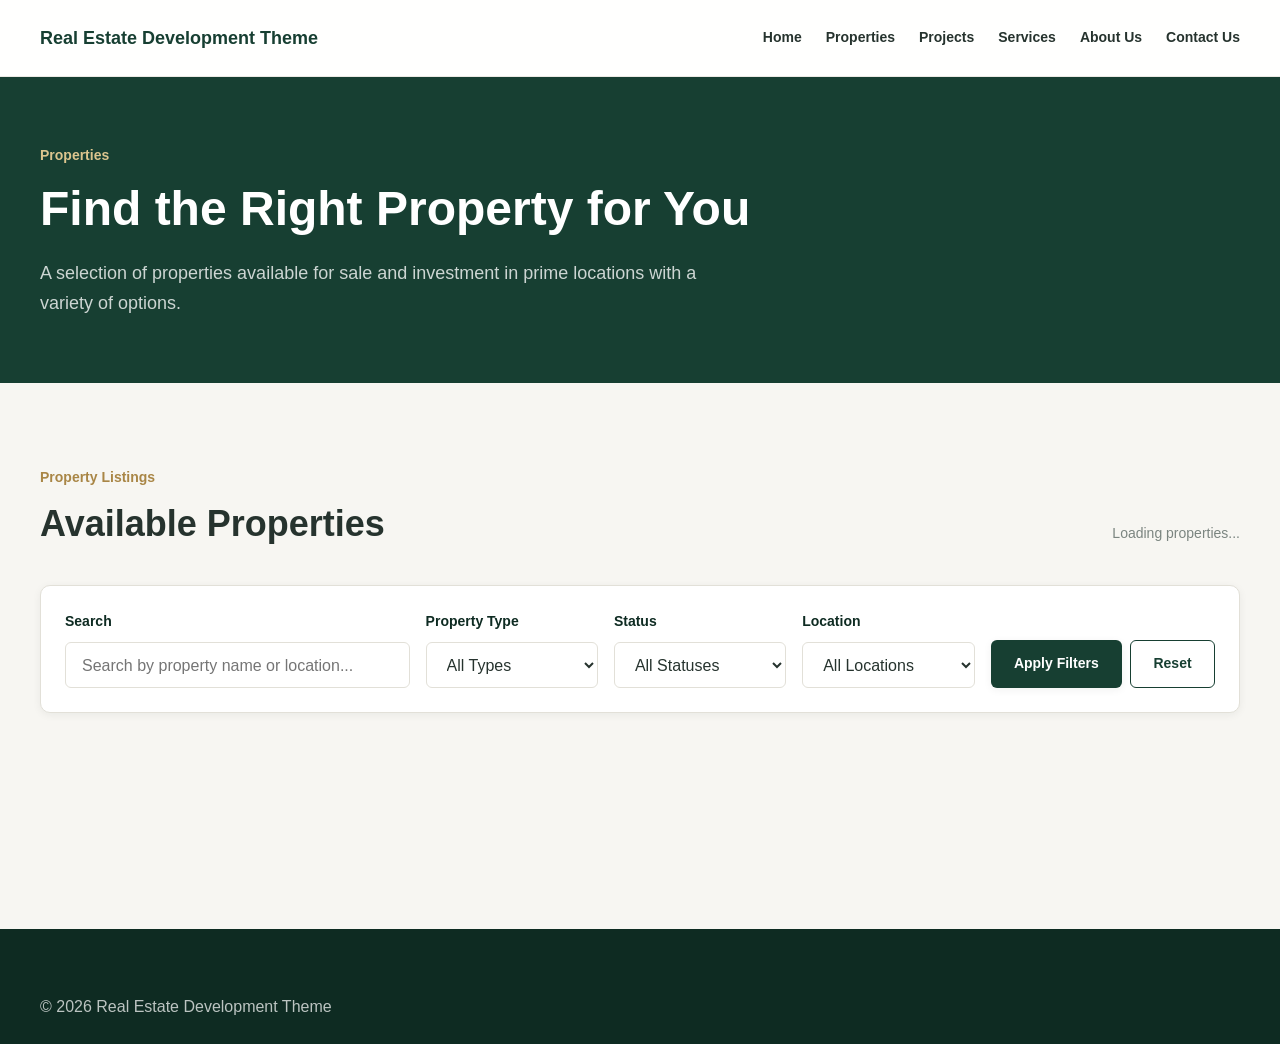
<file: properties.html>
<!DOCTYPE html>
<html lang="en" dir="ltr">

<head>
    <meta charset="UTF-8">

    <meta name="viewport" content="width=device-width, initial-scale=1.0">

    <meta name="description"
        content="Explore available properties for sale on our real estate development platform, with search and filtering by type, location, and status.">

    <meta name="robots" content="index, follow">

    <meta name="theme-color" content="#173f32">

    <title>Properties | Real Estate Development Theme</title>

    <link rel="stylesheet" href="assets/css/main.css">
</head>

<body>

    <header class="site-header">

        <div class="container">

            <nav class="site-nav" aria-label="Main navigation">

                <a href="index.html" class="site-logo">
                    Real Estate Development Theme
                </a>

                <div class="site-menu">

                    <a href="index.html">
                        Home
                    </a>

                    <a href="properties.html" aria-current="page">
                        Properties
                    </a>

                    <a href="projects.html">
                        Projects
                    </a>

                    <a href="services.html">
                        Services
                    </a>

                    <a href="about.html">
                        About Us
                    </a>

                    <a href="contact.html">
                        Contact Us
                    </a>

                </div>

            </nav>

        </div>

    </header>


    <main>

        <!-- Page Hero -->

        <section class="page-hero">

            <div class="container">

                <div class="page-hero-content">

                    <span class="section-eyebrow">
                        Properties
                    </span>

                    <h1>
                        Find the Right Property for You
                    </h1>

                    <p>
                        A selection of properties available for sale and investment
                        in prime locations with a variety of options.
                    </p>

                </div>

            </div>

        </section>


        <!-- Properties -->

        <section class="section" aria-labelledby="properties-title">

            <div class="container">

                <div class="section-header">

                    <div>

                        <span class="section-eyebrow">
                            Property Listings
                        </span>

                        <h2 id="properties-title">
                            Available Properties
                        </h2>

                    </div>

                    <p id="properties-count" class="properties-count" aria-live="polite">
                        Loading properties...
                    </p>

                </div>


                <!-- Filters -->

                <form id="properties-filters" class="property-filters">

                    <div class="property-filter-field">

                        <label for="property-search">
                            Search
                        </label>

                        <input type="search" id="property-search" name="search"
                            placeholder="Search by property name or location..." autocomplete="off">

                    </div>


                    <div class="property-filter-field">

                        <label for="property-type">
                            Property Type
                        </label>

                        <select id="property-type" name="type">

                            <option value="">
                                All Types
                            </option>

                        </select>

                    </div>


                    <div class="property-filter-field">

                        <label for="property-status">
                            Status
                        </label>

                        <select id="property-status" name="status">

                            <option value="">
                                All Statuses
                            </option>

                        </select>

                    </div>


                    <div class="property-filter-field">

                        <label for="property-location">
                            Location
                        </label>

                        <select id="property-location" name="location">

                            <option value="">
                                All Locations
                            </option>

                        </select>

                    </div>


                    <div class="property-filter-actions">

                        <button type="submit" class="btn btn-primary">
                            Apply Filters
                        </button>

                        <button type="button" id="property-reset" class="btn btn-secondary">
                            Reset
                        </button>

                    </div>

                </form>


                <!-- Results -->

                <div id="properties-list" class="cards-grid cards-grid-3">
                </div>


                <!-- Empty State -->

                <div id="properties-empty" class="property-empty" hidden>

                    <h3>
                        No Properties Found
                    </h3>

                    <p>
                        Try changing your search keywords or filter options.
                    </p>

                    <button type="button" id="property-empty-reset" class="btn btn-secondary">
                        Show All Properties
                    </button>

                </div>


                <!-- Error State -->

                <div id="properties-error" class="data-error" hidden>
                    Unable to load properties at the moment.
                </div>

            </div>

        </section>

    </main>


    <footer class="site-footer">

        <div class="container">

            <p>
                © 2026 Real Estate Development Theme
            </p>

        </div>

    </footer>


    <script src="assets/js/core/config.js"></script>
    <script src="assets/js/core/utils.js"></script>
    <script src="assets/js/core/data.js"></script>

    <script src="assets/js/modules/properties/properties.js"></script>
    <script src="assets/js/modules/search/properties-filter.js"></script>

    <script src="assets/js/core/app.js"></script>

</body>

</html>
</file>
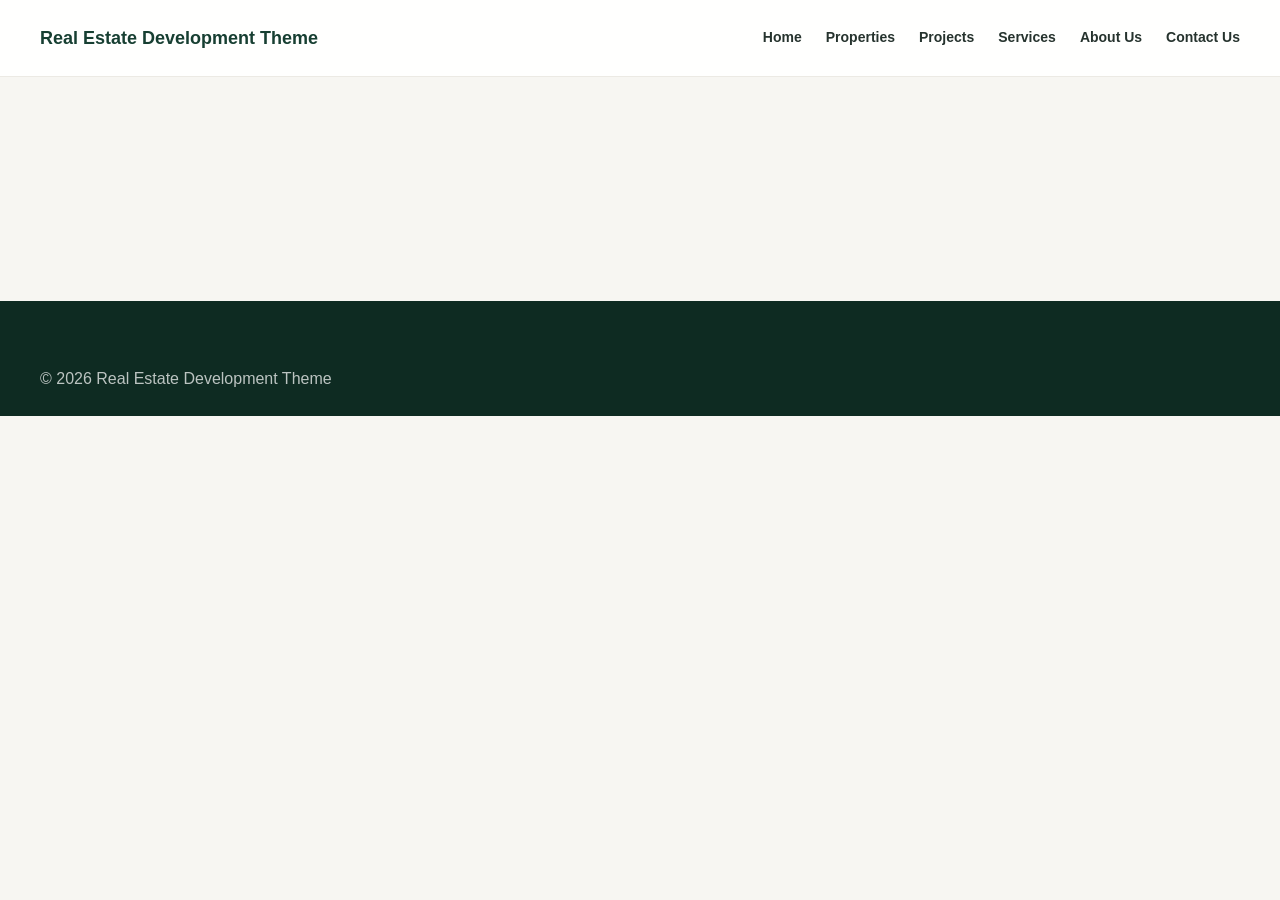
<file: property.html>
<!DOCTYPE html>
<html lang="en" dir="ltr">

<head>
    <meta charset="UTF-8">

    <meta name="viewport" content="width=device-width, initial-scale=1.0">

    <meta name="description"
        content="Property details and essential information within the real estate development platform.">

    <meta name="robots" content="index, follow">

    <meta name="theme-color" content="#173f32">

    <title>Property Details | Real Estate Development Theme</title>

    <link rel="stylesheet" href="assets/css/main.css">
</head>

<body>

    <header class="site-header">

        <div class="container">

            <nav class="site-nav" aria-label="Main navigation">

                <a href="index.html" class="site-logo">
                    Real Estate Development Theme
                </a>

                <div class="site-menu">

                    <a href="index.html">
                        Home
                    </a>

                    <a href="properties.html" aria-current="page">
                        Properties
                    </a>

                    <a href="projects.html">
                        Projects
                    </a>

                    <a href="services.html">
                        Services
                    </a>

                    <a href="about.html">
                        About Us
                    </a>

                    <a href="contact.html">
                        Contact Us
                    </a>

                </div>

            </nav>

        </div>

    </header>


    <main>

        <section class="property-detail-section">

            <div class="container">

                <div id="property-detail" class="property-detail">
                </div>


                <div id="property-detail-error" class="property-detail-error" hidden>

                    <h1>
                        Property Not Found
                    </h1>

                    <p>
                        Sorry, we could not find the requested property.
                    </p>

                    <a href="properties.html" class="btn btn-primary">
                        Back to Properties
                    </a>

                </div>

            </div>

        </section>

    </main>


    <footer class="site-footer">

        <div class="container">

            <p>
                © 2026 Real Estate Development Theme
            </p>

        </div>

    </footer>


    <script src="assets/js/core/config.js"></script>
    <script src="assets/js/core/utils.js"></script>
    <script src="assets/js/core/data.js"></script>

    <script src="assets/js/modules/properties/properties.js"></script>
    <script src="assets/js/modules/properties/property.js"></script>

    <script src="assets/js/core/app.js"></script>

</body>

</html>
</file>
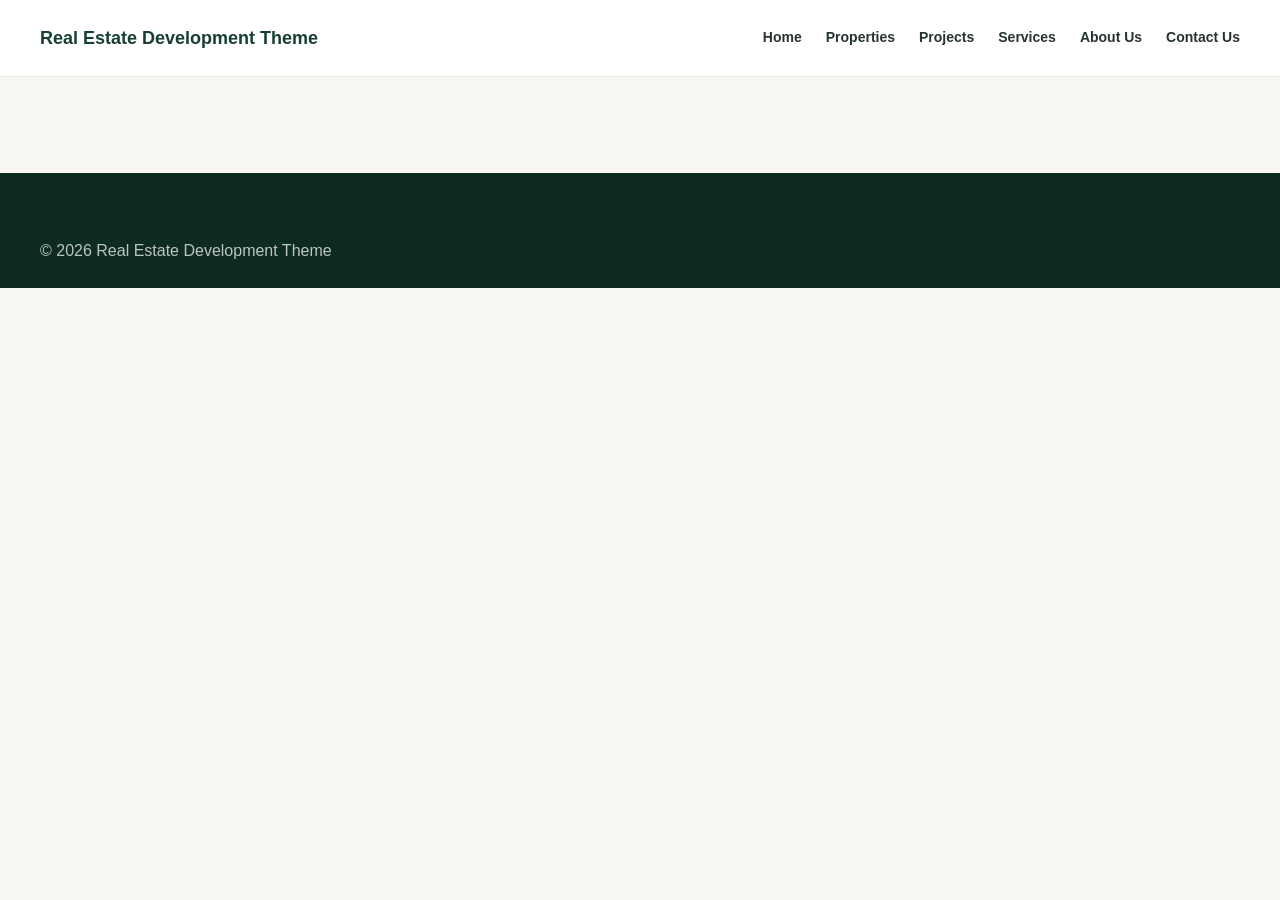
<file: service.html>
<!DOCTYPE html>
<html lang="en" dir="ltr">

<head>
    <meta charset="UTF-8">

    <meta name="viewport" content="width=device-width, initial-scale=1.0">

    <meta name="description" content="Real estate service details and information.">

    <meta name="robots" content="index, follow">

    <meta name="theme-color" content="#173f32">

    <title>Service Details | Real Estate Development Theme</title>

    <link rel="stylesheet" href="assets/css/main.css">
</head>

<body>

    <header class="site-header">

        <div class="container">

            <nav class="site-nav" aria-label="Main navigation">

                <a href="index.html" class="site-logo">
                    Real Estate Development Theme
                </a>

                <div class="site-menu">

                    <a href="index.html">
                        Home
                    </a>

                    <a href="properties.html">
                        Properties
                    </a>

                    <a href="projects.html">
                        Projects
                    </a>

                    <a href="services.html" aria-current="page">
                        Services
                    </a>

                    <a href="about.html">
                        About Us
                    </a>

                    <a href="contact.html">
                        Contact Us
                    </a>

                </div>

            </nav>

        </div>

    </header>


    <main>

        <section class="service-detail-section">

            <div class="container">

                <div id="service-detail" class="service-detail">
                </div>


                <div id="service-detail-error" class="property-detail-error" hidden>

                    <h1>
                        Service Not Found
                    </h1>

                    <p>
                        Sorry, we could not find the requested service.
                    </p>

                    <a href="services.html" class="btn btn-primary">
                        Back to Services
                    </a>

                </div>

            </div>

        </section>

    </main>


    <footer class="site-footer">

        <div class="container">

            <p>
                © 2026 Real Estate Development Theme
            </p>

        </div>

    </footer>


    <script src="assets/js/core/config.js"></script>
    <script src="assets/js/core/utils.js"></script>
    <script src="assets/js/core/data.js"></script>

    <script src="assets/js/modules/services/services.js"></script>
    <script src="assets/js/modules/services/service.js"></script>

    <script src="assets/js/core/app.js"></script>

</body>

</html>
</file>
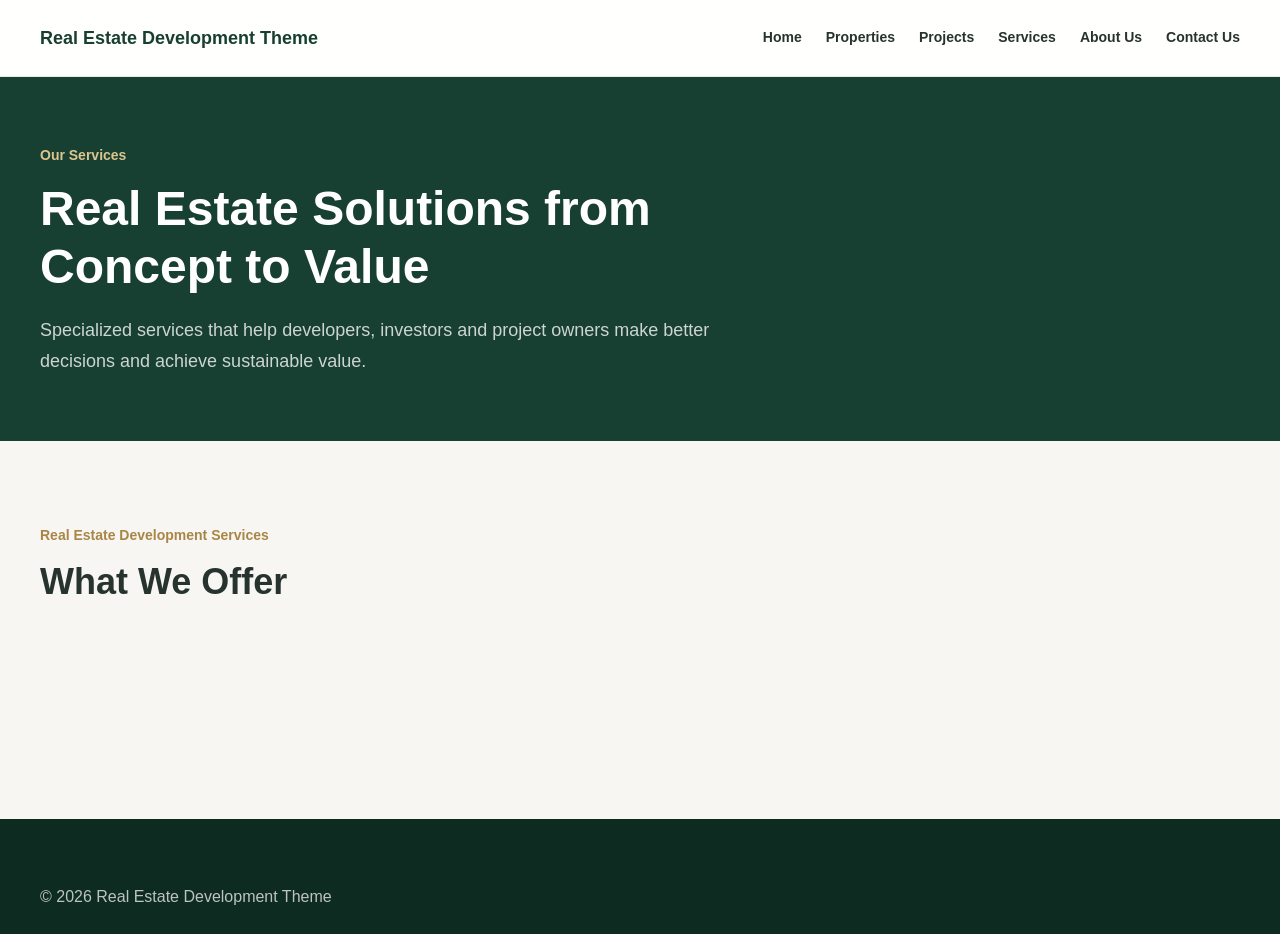
<file: services.html>
<!DOCTYPE html>
<html lang="en" dir="ltr">

<head>
    <meta charset="UTF-8">

    <meta name="viewport" content="width=device-width, initial-scale=1.0">

    <meta name="description"
        content="Explore our real estate development, consulting, investment, and property project management services.">

    <meta name="robots" content="index, follow">

    <meta name="theme-color" content="#173f32">

    <title>Real Estate Services | Real Estate Development Theme</title>

    <link rel="stylesheet" href="assets/css/main.css">
</head>

<body>

    <header class="site-header">

        <div class="container">

            <nav class="site-nav" aria-label="Main navigation">

                <a href="index.html" class="site-logo">
                    Real Estate Development Theme
                </a>

                <div class="site-menu">

                    <a href="index.html">
                        Home
                    </a>

                    <a href="properties.html">
                        Properties
                    </a>

                    <a href="projects.html">
                        Projects
                    </a>

                    <a href="services.html" aria-current="page">
                        Services
                    </a>

                    <a href="about.html">
                        About Us
                    </a>

                    <a href="contact.html">
                        Contact Us
                    </a>

                </div>

            </nav>

        </div>

    </header>


    <main>

        <section class="page-hero">

            <div class="container">

                <div class="page-hero-content">

                    <span class="section-eyebrow">
                        Our Services
                    </span>

                    <h1>
                        Real Estate Solutions from Concept to Value
                    </h1>

                    <p>
                        Specialized services that help developers, investors
                        and project owners make better decisions
                        and achieve sustainable value.
                    </p>

                </div>

            </div>

        </section>


        <section class="section" aria-labelledby="services-title">

            <div class="container">

                <div class="section-header">

                    <div>

                        <span class="section-eyebrow">
                            Real Estate Development Services
                        </span>

                        <h2 id="services-title">
                            What We Offer
                        </h2>

                    </div>

                </div>


                <div id="services-list" class="cards-grid cards-grid-3">
                </div>


                <div id="services-error" class="data-error" hidden>
                    Unable to load services at the moment.
                </div>

            </div>

        </section>

    </main>


    <footer class="site-footer">

        <div class="container">

            <p>
                © 2026 Real Estate Development Theme
            </p>

        </div>

    </footer>


    <script src="assets/js/core/config.js"></script>
    <script src="assets/js/core/utils.js"></script>
    <script src="assets/js/core/data.js"></script>

    <script src="assets/js/modules/services/services.js"></script>

    <script src="assets/js/core/app.js"></script>

</body>

</html>
</file>
<file: assets/css/main.css>
@import url("./variables.css");
@import url("./reset.css");
@import url("./base.css");
@import url("./layout.css");
@import url("./components.css");
@import url("./utilities.css");
</file>
